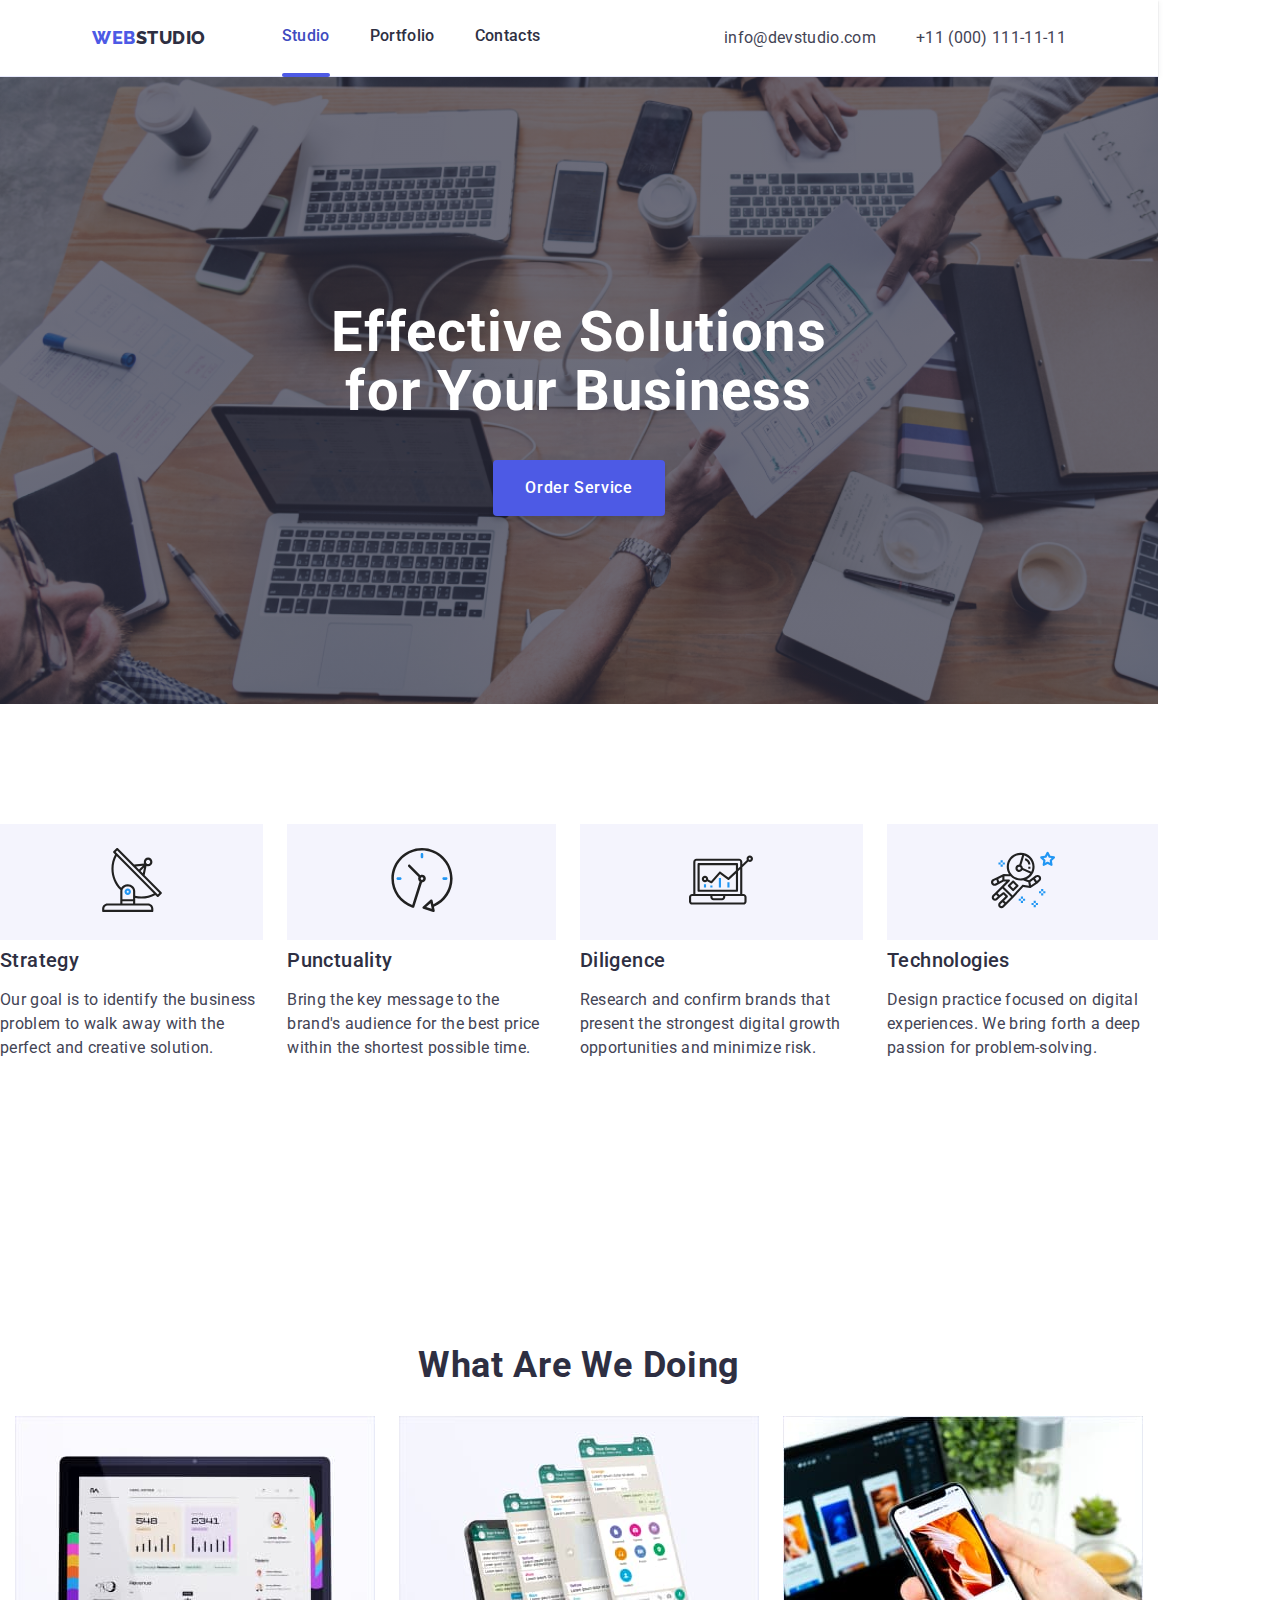
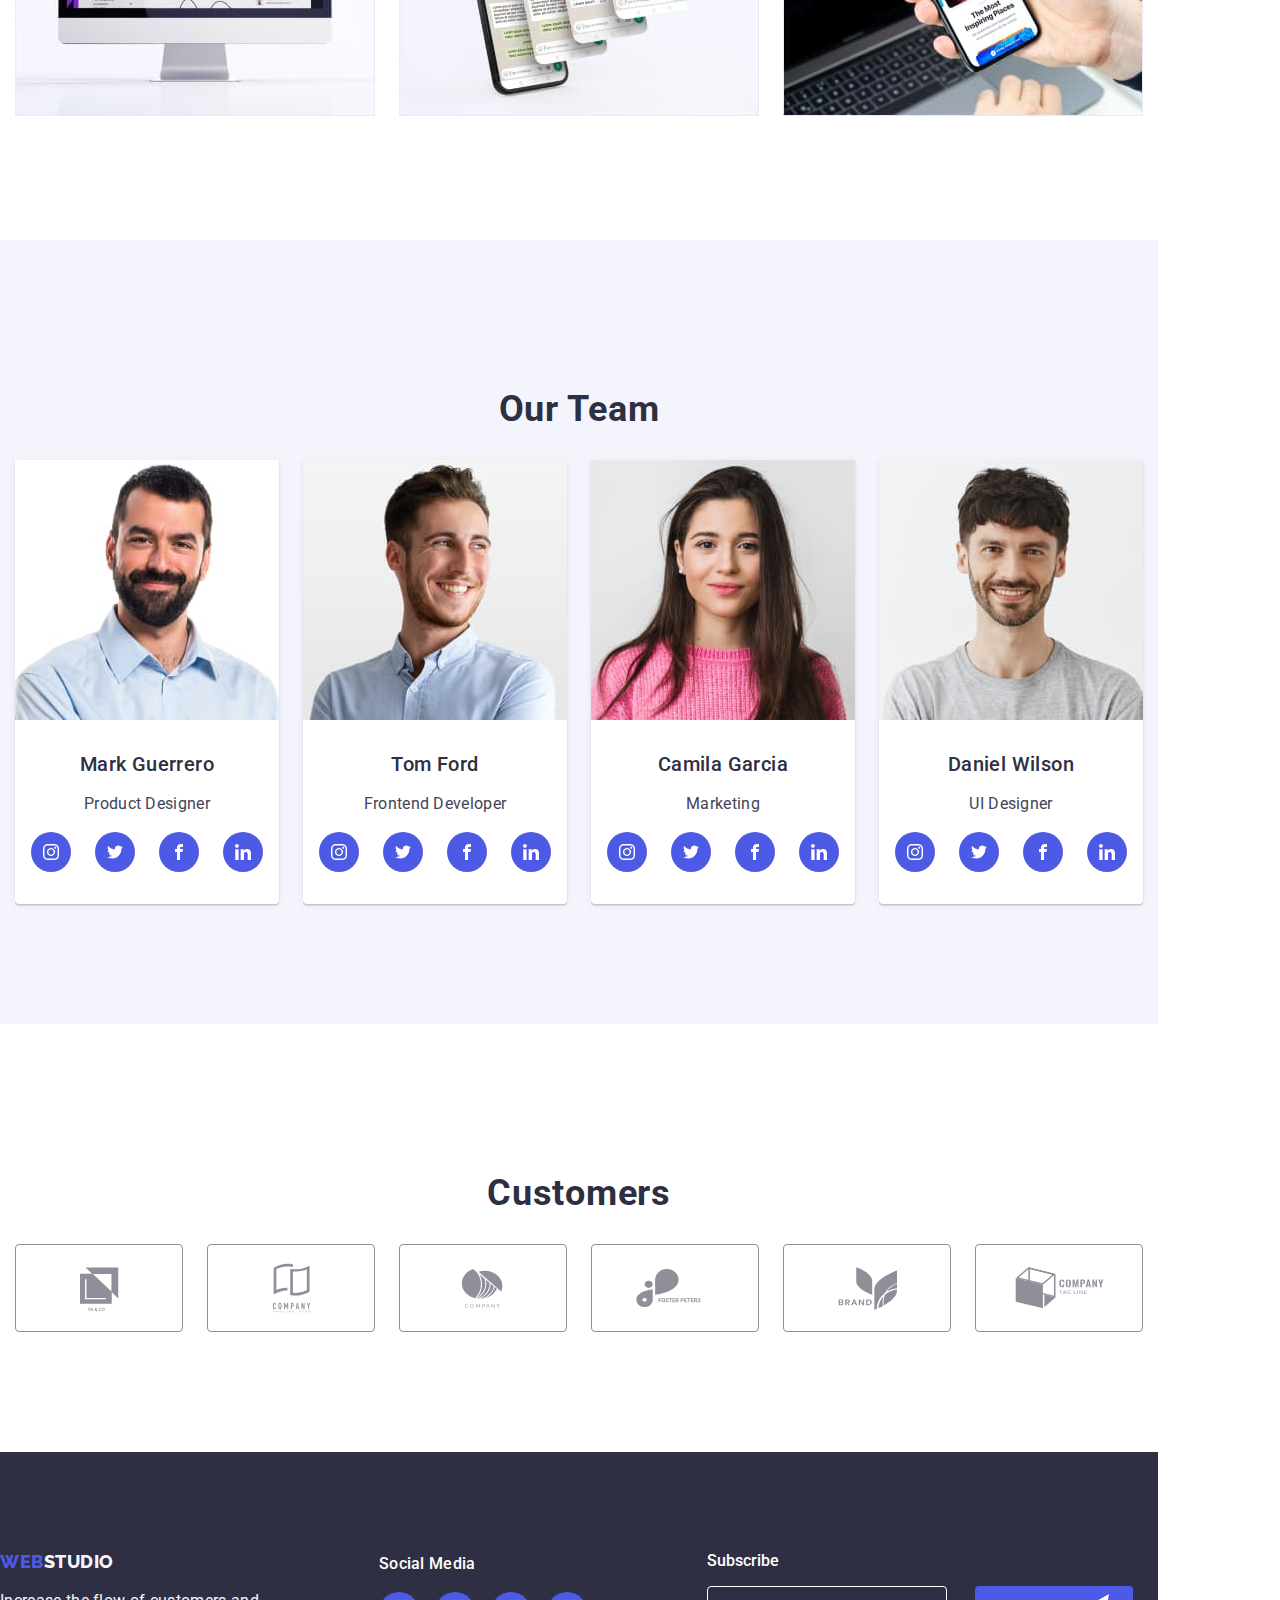
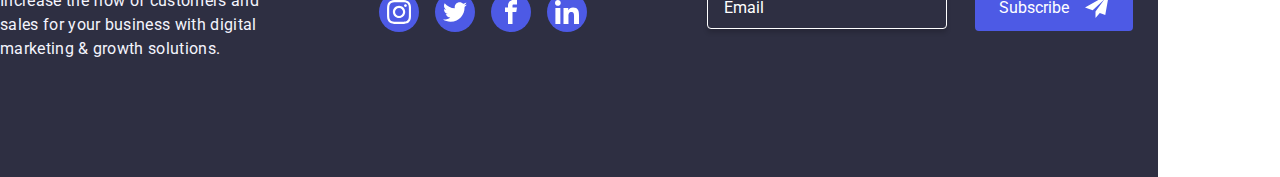
<file: index.html>
<!DOCTYPE html>
<html lang="en">
  <head>
    <meta charset="UTF-8" />
    <meta name="viewport" content="width=device-width, initial-scale=1.0" />
    <meta name="description" content="Webstudio website" />
    <title>Homework 6</title>

    <link rel="preconnect" href="https://fonts.googleapis.com" />
    <link rel="preconnect" href="https://fonts.gstatic.com" crossorigin />
    <link
      href="https://fonts.googleapis.com/css2?family=Raleway:wght@800&family=Roboto:wght@400;500;700;900&display=swap"
      rel="stylesheet"
    />
    <link rel="stylesheet" href="./css/modern-normalize.css" />
    <link rel="stylesheet" href="./css/styles.css" />
  </head>
  <body>
    <header class="container d-flex header">
      <div class="d-flex">
        <a href="index.html" class="logo link">
          <span class="logo-web">WEB</span
          ><span class="logo-studio-nav">STUDIO</span>
        </a>
        <nav>
          <ul class="list">
            <li>
              <a class="link nav-link active" href="index.html">Studio</a>
            </li>
            <li>
              <a class="link nav-link" href="portfolio.html">Portfolio</a>
            </li>
            <li>
              <a class="link nav-link" href="#">Contacts</a>
            </li>
          </ul>
        </nav>
      </div>

      <ul class="list">
        <li>
          <a href="mailto:info@devstudio.com" class="link contacts"
            >info@devstudio.com</a
          >
        </li>
        <li>
          <a href="tel:+11 (000) 111-11-11" class="link contacts"
            >+11 (000) 111-11-11</a
          >
        </li>
      </ul>
    </header>
    <!-- End of header section -->

    <main>
      <section class="container hero bg-dark">
        <h1 class="hero-text">Effective Solutions<br />for Your Business</h1>

        <button class="hero-btn" type="button" data-modal-open>
          Order Service
        </button>

        <!-- The Modal  -->
        <div class="backdrop is-hidden" data-modal>
          <div class="modal">
            <button type="button" class="modal-close-btn" data-modal-close>
              <svg width="18" height="18">
                <use href="./images/icons.svg#close"></use>
              </svg>
            </button>
            <h4>Leave your contacts and we will call you back</h4>
            <form class="service-form">
              <label for="name" class="service-label">
                <span class="input-label">Name</span>
                <input type="text" class="service-input" />
                <svg width="18" height="18" class="service-icon">
                  <use href="./images/icons.svg#person"></use>
                </svg>
              </label>

              <label for="phone" class="service-label">
                <span class="input-label">Phone</span>
                <input type="number" class="service-input" />
                <svg width="18" height="18" class="service-icon">
                  <use href="./images/icons.svg#phone"></use>
                </svg>
              </label>

              <label for="email" class="service-label">
                <span class="input-label">Email</span>
                <input type="email" class="service-input" />
                <svg width="18" height="18" class="service-icon">
                  <use href="./images/icons.svg#email"></use>
                </svg>
              </label>

              <label for="comment" class="service-label">
                <span class="input-label">Comment</span>
                <textarea
                  class="service-input-textarea"
                  name="comment"
                  rows="8"
                  placeholder="Text input"
                ></textarea>
              </label>

              <label for="agree" class="service-agree">
                <input type="checkbox" name="agree" class="agree-checkbox" />
                <svg width="16" height="16" class="agree-check-icon">
                  <use href="./images/icons.svg#checkbox"></use>
                </svg>
                <span class="agree-text"
                  >I accept the terms and conditions of the<a
                    href="#"
                    class="privacy"
                    >Privacy Policy</a
                  ></span
                >
              </label>
              <button type="submit" class="modal-send">Send</button>
            </form>
          </div>
        </div>
        <!-- End of Modal  -->
      </section>

      <section class="container about section">
        <ul class="list">
          <li>
            <div class="about-icon">
              <svg width="64" height="64">
                <use href="./images/icons.svg#antenna-1"></use>
              </svg>
            </div>
            <h3>Strategy</h3>
            <p class="p-dark">
              Our goal is to identify the business problem to walk away with the
              perfect and creative solution.
            </p>
          </li>
          <li>
            <div class="about-icon">
              <svg width="64" height="64">
                <use href="./images/icons.svg#clock-1"></use>
              </svg>
            </div>
            <h3>Punctuality</h3>
            <p class="p-dark">
              Bring the key message to the brand's audience for the best price
              within the shortest possible time.
            </p>
          </li>
          <li>
            <div class="about-icon">
              <svg width="64" height="64">
                <use href="./images/icons.svg#diagram-1"></use>
              </svg>
            </div>
            <h3>Diligence</h3>
            <p class="p-dark">
              Research and confirm brands that present the strongest digital
              growth opportunities and minimize risk.
            </p>
          </li>
          <li>
            <div class="about-icon">
              <svg width="64" height="64">
                <use href="./images/icons.svg#astronaut-1"></use>
              </svg>
            </div>
            <h3>Technologies</h3>
            <p class="p-dark">
              Design practice focused on digital experiences. We bring forth a
              deep passion for problem-solving.
            </p>
          </li>
        </ul>
      </section>

      <section class="container what-we-do section">
        <h2 class="section-title">What Are We Doing</h2>
        <ul class="list">
          <li>
            <img
              src="images/monitor.jpg"
              alt="computer monitor"
              width="360px"
            />
          </li>
          <li>
            <img src="images/phone.jpg" alt="smart phone" width="360px" />
          </li>
          <li>
            <img
              src="images/phone-laptop.jpg"
              alt="smart phone and laptop"
              width="360px"
            />
          </li>
        </ul>
      </section>

      <section class="container team section">
        <h2 class="section-title">Our Team</h2>
        <ul class="list">
          <li>
            <img src="images/mark.jpg" alt="mark photo" width="264px" />
            <div class="team-caption">
              <h3 class="team-name">Mark Guerrero</h3>
              <p class="p-dark">Product Designer</p>
              <div class="team-socials">
                <a class="team-socials-icon">
                  <svg width="16" height="16">
                    <use href="./images/icons.svg#instagram-2"></use>
                  </svg>
                </a>
                <a class="team-socials-icon">
                  <svg width="16" height="16">
                    <use href="./images/icons.svg#twitter-1"></use>
                  </svg>
                </a>
                <a class="team-socials-icon">
                  <svg width="16" height="16">
                    <use href="./images/icons.svg#facebook"></use>
                  </svg>
                </a>
                <a class="team-socials-icon">
                  <svg width="16" height="16">
                    <use href="./images/icons.svg#linkedin-1"></use>
                  </svg>
                </a>
              </div>
            </div>
          </li>
          <li>
            <img src="images/tom.jpg" alt="tom photo" width="264px" />
            <div class="team-caption">
              <h3 class="team-name">Tom Ford</h3>
              <p class="p-dark">Frontend Developer</p>
              <div class="team-socials">
                <a class="team-socials-icon">
                  <svg width="16" height="16">
                    <use href="./images/icons.svg#instagram-2"></use>
                  </svg>
                </a>
                <a class="team-socials-icon">
                  <svg width="16" height="16">
                    <use href="./images/icons.svg#twitter-1"></use>
                  </svg>
                </a>
                <a class="team-socials-icon">
                  <svg width="16" height="16">
                    <use href="./images/icons.svg#facebook"></use>
                  </svg>
                </a>
                <a class="team-socials-icon">
                  <svg width="16" height="16">
                    <use href="./images/icons.svg#linkedin-1"></use>
                  </svg>
                </a>
              </div>
            </div>
          </li>
          <li>
            <img src="images/camila.jpg" alt="camila photo" width="264px" />
            <div class="team-caption">
              <h3 class="team-name">Camila Garcia</h3>
              <p class="p-dark">Marketing</p>
              <div class="team-socials">
                <a class="team-socials-icon">
                  <svg width="16" height="16">
                    <use href="./images/icons.svg#instagram-2"></use>
                  </svg>
                </a>
                <a class="team-socials-icon">
                  <svg width="16" height="16">
                    <use href="./images/icons.svg#twitter-1"></use>
                  </svg>
                </a>
                <a class="team-socials-icon">
                  <svg width="16" height="16">
                    <use href="./images/icons.svg#facebook"></use>
                  </svg>
                </a>
                <a class="team-socials-icon">
                  <svg width="16" height="16">
                    <use href="./images/icons.svg#linkedin-1"></use>
                  </svg>
                </a>
              </div>
            </div>
          </li>
          <li>
            <img src="images/daniel.jpg" alt="daniel photo" width="264px" />
            <div class="team-caption">
              <h3 class="team-name">Daniel Wilson</h3>
              <p class="p-dark">UI Designer</p>
              <div class="team-socials">
                <a class="team-socials-icon">
                  <svg width="16" height="16">
                    <use href="./images/icons.svg#instagram-2"></use>
                  </svg>
                </a>
                <a class="team-socials-icon">
                  <svg width="16" height="16">
                    <use href="./images/icons.svg#twitter-1"></use>
                  </svg>
                </a>
                <a class="team-socials-icon">
                  <svg width="16" height="16">
                    <use href="./images/icons.svg#facebook"></use>
                  </svg>
                </a>
                <a class="team-socials-icon">
                  <svg width="16" height="16">
                    <use href="./images/icons.svg#linkedin-1"></use>
                  </svg>
                </a>
              </div>
            </div>
          </li>
        </ul>
      </section>
      <section class="container customers section">
        <h2 class="section-title">Customers</h2>
        <ul class="list">
          <li class="customer-icon">
            <a href="#">
              <svg width="104" height="56">
                <use href="./images/icons.svg#Logo-6"></use>
              </svg>
            </a>
          </li>
          <li class="customer-icon">
            <a href="#">
              <svg width="104" height="56">
                <use href="./images/icons.svg#Logo-4"></use>
              </svg>
            </a>
          </li>
          <li class="customer-icon">
            <a href="#">
              <svg width="104" height="56">
                <use href="./images/icons.svg#Logo-5"></use>
              </svg>
            </a>
          </li>
          <li class="customer-icon">
            <a href="#">
              <svg width="104" height="56">
                <use href="./images/icons.svg#Logo-2"></use>
              </svg>
            </a>
          </li>
          <li class="customer-icon">
            <a href="#">
              <svg width="104" height="56">
                <use href="./images/icons.svg#Logo"></use>
              </svg>
            </a>
          </li>
          <li class="customer-icon">
            <a href="#">
              <svg width="104" height="56">
                <use href="./images/icons.svg#Logo-1"></use>
              </svg>
            </a>
          </li>
        </ul>
      </section>
    </main>
    <!-- End of main section -->

    <footer class="container bg-dark footer">
      <div class="footer-content-1">
        <a href="index.html" class="logo link">
          <span class="logo-web">WEB</span
          ><span class="logo-studio-footer">STUDIO</span>
        </a>
        <p class="footer-text">
          Increase the flow of customers and<br />sales for your business with
          digital<br />marketing & growth solutions.
        </p>
      </div>
      <div class="footer-content-2">
        <p class="footer-sm">Social Media</p>

        <div class="footer-socials">
          <a class="footer-socials-icon">
            <svg width="24" height="24">
              <use href="./images/icons.svg#instagram-2"></use>
            </svg>
          </a>
          <a class="footer-socials-icon">
            <svg width="24" height="24">
              <use href="./images/icons.svg#twitter-1"></use>
            </svg>
          </a>
          <a class="footer-socials-icon">
            <svg width="24" height="24">
              <use href="./images/icons.svg#facebook"></use>
            </svg>
          </a>
          <a class="footer-socials-icon">
            <svg width="24" height="24">
              <use href="./images/icons.svg#linkedin-1"></use>
            </svg>
          </a>
        </div>
      </div>
      <div class="footer-content-3">
        <p class="footer-subscribe-text">Subscribe</p>
        <form>
          <input
            type="email"
            name="subscribe"
            placeholder="Email"
            class="input-sub"
          />

          <button class="btn-sub">
            Subscribe
            <span>
              <svg width="24" height="24">
                <use href="./images/icons.svg#send"></use>
              </svg>
            </span>
          </button>
        </form>
      </div>
    </footer>
    <!-- End of footer section -->

    <!-- Script for Modal -->
    <script src="./js/modal.js" type="text/javascript"></script>
  </body>
</html>
</file>
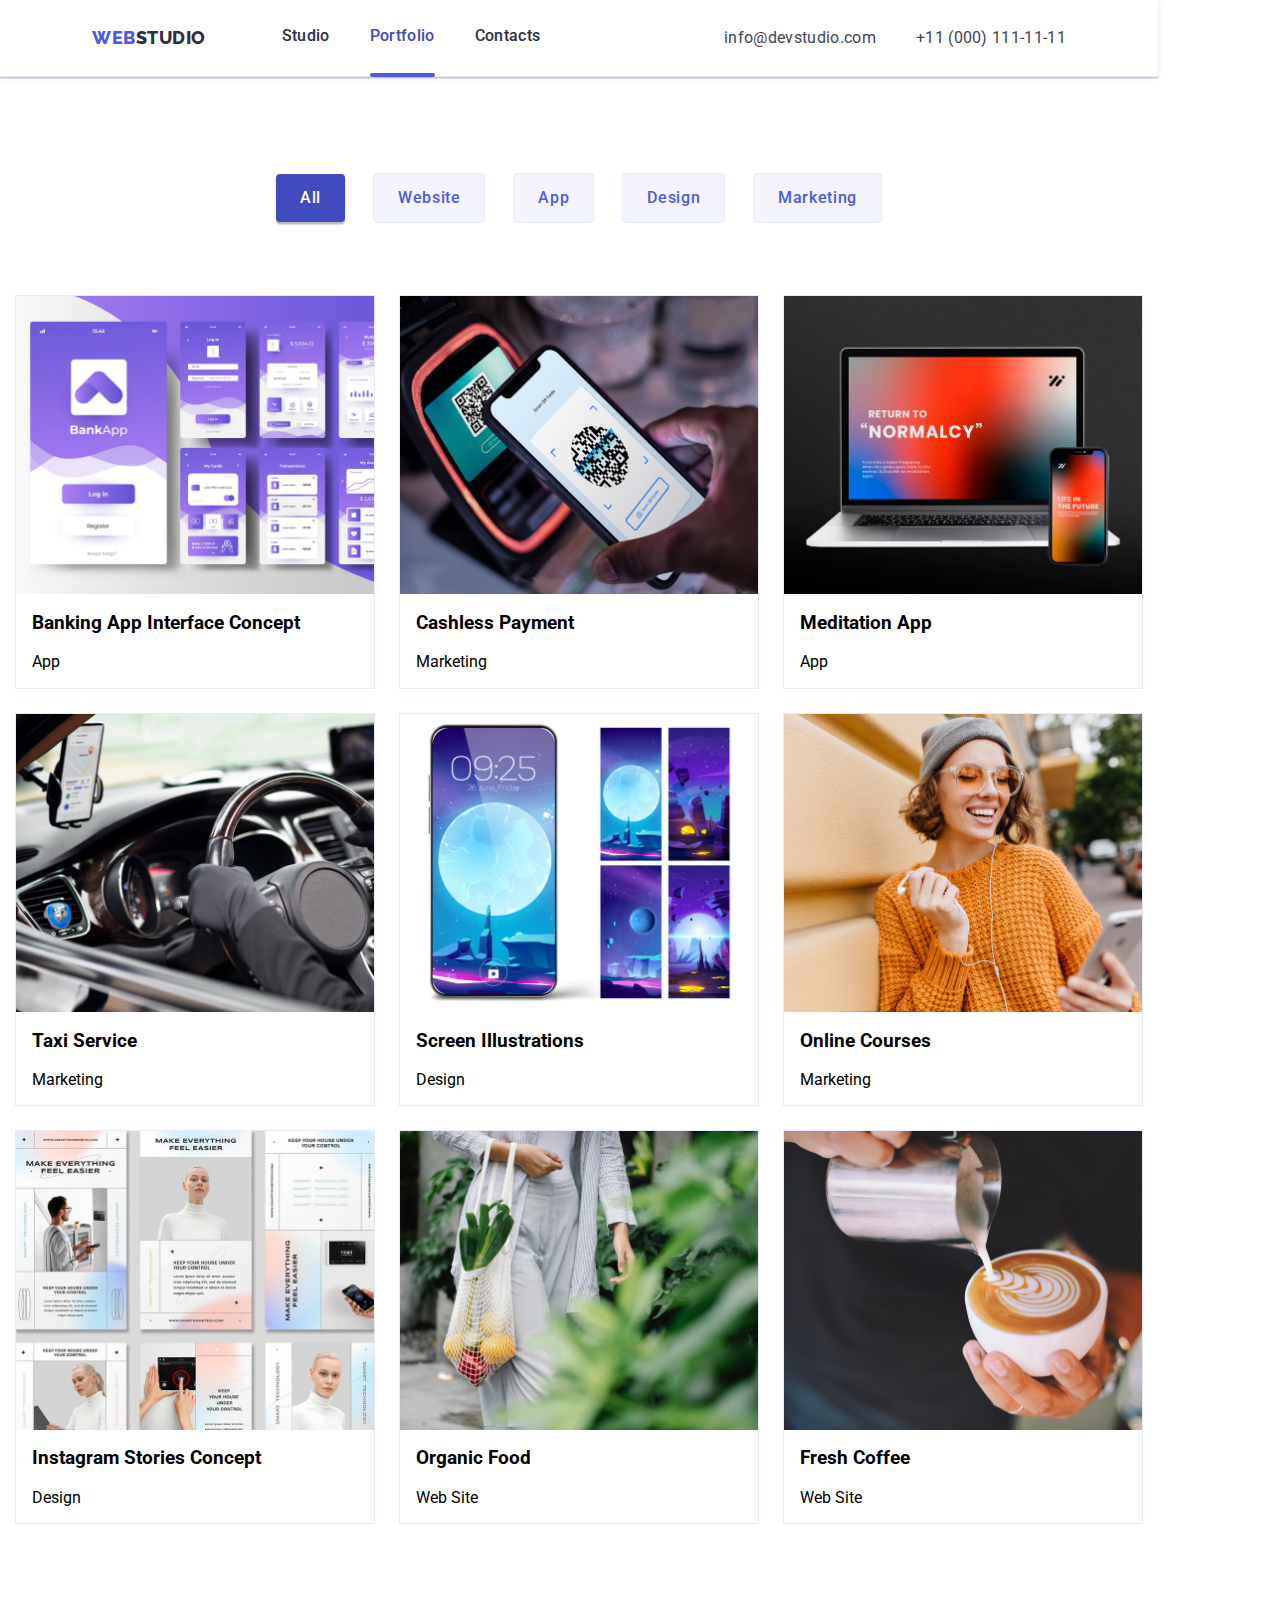
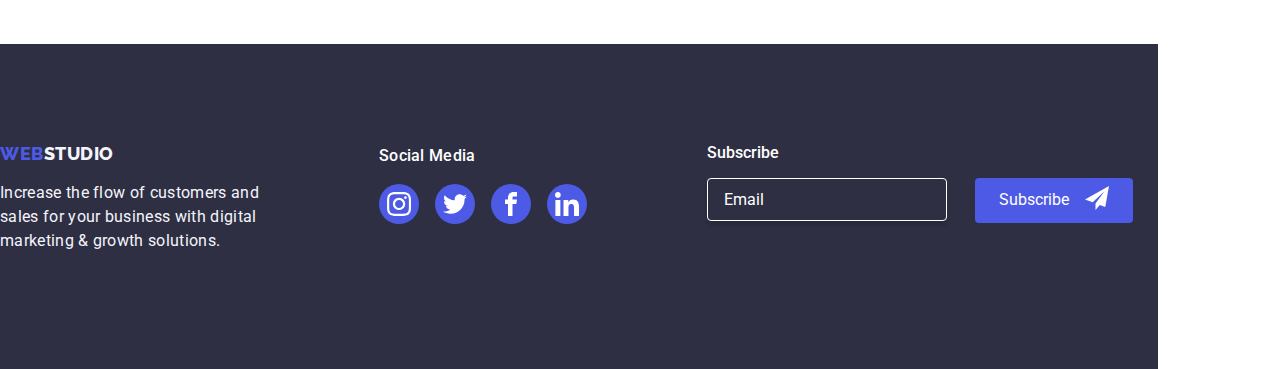
<file: portfolio.html>
<!DOCTYPE html>
<html lang="en">
  <head>
    <meta charset="UTF-8" />
    <meta name="viewport" content="width=device-width, initial-scale=1.0" />
    <meta name="description" content="Webstudio website" />
    <title>Homework 4</title>

    <link rel="preconnect" href="https://fonts.googleapis.com" />
    <link rel="preconnect" href="https://fonts.gstatic.com" crossorigin />
    <link
      href="https://fonts.googleapis.com/css2?family=Raleway:wght@800&family=Roboto:wght@400;500;700;900&display=swap"
      rel="stylesheet"
    />
    <link rel="stylesheet" href="./css/modern-normalize.css" />
    <link rel="stylesheet" href="./css/styles.css" />
  </head>
  <body>
    <header class="container d-flex header">
      <div class="d-flex">
        <a href="index.html" class="logo link">
          <span class="logo-web">WEB</span
          ><span class="logo-studio-nav">STUDIO</span>
        </a>
        <nav>
          <ul class="list">
            <li>
              <a class="link nav-link" href="index.html">Studio</a>
            </li>
            <li>
              <a class="link nav-link active" href="portfolio.html"
                >Portfolio</a
              >
            </li>
            <li>
              <a class="link nav-link" href="#">Contacts</a>
            </li>
          </ul>
        </nav>
      </div>

      <ul class="list">
        <li>
          <a href="mailto:info@devstudio.com" class="link contacts"
            >info@devstudio.com</a
          >
        </li>
        <li>
          <a href="tel:+11 (000) 111-11-11" class="link contacts"
            >+11 (000) 111-11-11</a
          >
        </li>
      </ul>
    </header>
    <!-- End of header section -->

    <main>
      <section class="container projects">
        <div class="projects-btn">
          <button type="button" class="button-opt btn-active">All</button>
          <button type="button" class="button-opt">Website</button>
          <button type="button" class="button-opt">App</button>
          <button type="button" class="button-opt">Design</button>
          <button type="button" class="button-opt">Marketing</button>
        </div>
        <div class="projects-list">
          <ul class="list">
            <li class="project">
              <div class="project-image">
                <img src="./images/img.jpg" alt="" />
                <div class="project-image-caption">
                  <p>
                    Lorem ipsum dolor sit, amet consectetur adipisicing elit.
                    Explicabo itaque reprehenderit libero provident eveniet
                    voluptatem iusto perspiciatis placeat voluptates? Vitae
                    assumenda minima deleniti voluptatum vero distinctio
                    impedit! Iste, id debitis.
                  </p>
                </div>
              </div>
              <div class="project-caption">
                <h3>Banking App Interface Concept</h3>
                <p>App</p>
              </div>
            </li>
            <li class="project">
              <div class="project-image">
                <img src="./images/img (1).jpg" alt="" />
                <div class="project-image-caption">
                  <p>
                    Lorem ipsum dolor sit, amet consectetur adipisicing elit.
                    Explicabo itaque reprehenderit libero provident eveniet
                    voluptatem iusto perspiciatis placeat voluptates? Vitae
                    assumenda minima deleniti voluptatum vero distinctio
                    impedit! Iste, id debitis.
                  </p>
                </div>
              </div>
              <div class="project-caption">
                <h3>Cashless Payment</h3>
                <p>Marketing</p>
              </div>
            </li>
            <li class="project">
              <div class="project-image">
                <img src="./images/img (2).jpg" alt="" />
                <div class="project-image-caption">
                  <p>
                    Lorem ipsum dolor sit, amet consectetur adipisicing elit.
                    Explicabo itaque reprehenderit libero provident eveniet
                    voluptatem iusto perspiciatis placeat voluptates? Vitae
                    assumenda minima deleniti voluptatum vero distinctio
                    impedit! Iste, id debitis.
                  </p>
                </div>
              </div>
              <div class="project-caption">
                <h3>Meditation App</h3>
                <p>App</p>
              </div>
            </li>
            <li class="project">
              <div class="project-image">
                <img src="./images/img (3).jpg" alt="" />
                <div class="project-image-caption">
                  <p>
                    Lorem ipsum dolor sit, amet consectetur adipisicing elit.
                    Explicabo itaque reprehenderit libero provident eveniet
                    voluptatem iusto perspiciatis placeat voluptates? Vitae
                    assumenda minima deleniti voluptatum vero distinctio
                    impedit! Iste, id debitis.
                  </p>
                </div>
              </div>
              <div class="project-caption">
                <h3>Taxi Service</h3>
                <p>Marketing</p>
              </div>
            </li>
            <li class="project">
              <div class="project-image">
                <img src="./images/img (4).jpg" alt="" />
                <div class="project-image-caption">
                  <p>
                    Lorem ipsum dolor sit, amet consectetur adipisicing elit.
                    Explicabo itaque reprehenderit libero provident eveniet
                    voluptatem iusto perspiciatis placeat voluptates? Vitae
                    assumenda minima deleniti voluptatum vero distinctio
                    impedit! Iste, id debitis.
                  </p>
                </div>
              </div>
              <div class="project-caption">
                <h3>Screen Illustrations</h3>
                <p>Design</p>
              </div>
            </li>
            <li class="project">
              <div class="project-image">
                <img src="./images/img (5).jpg" alt="" />
                <div class="project-image-caption">
                  <p>
                    Lorem ipsum dolor sit, amet consectetur adipisicing elit.
                    Explicabo itaque reprehenderit libero provident eveniet
                    voluptatem iusto perspiciatis placeat voluptates? Vitae
                    assumenda minima deleniti voluptatum vero distinctio
                    impedit! Iste, id debitis.
                  </p>
                </div>
              </div>
              <div class="project-caption">
                <h3>Online Courses</h3>
                <p>Marketing</p>
              </div>
            </li>
            <li class="project">
              <div class="project-image">
                <img src="./images/img (6).jpg" alt="" />
                <div class="project-image-caption">
                  <p>
                    Lorem ipsum dolor sit, amet consectetur adipisicing elit.
                    Explicabo itaque reprehenderit libero provident eveniet
                    voluptatem iusto perspiciatis placeat voluptates? Vitae
                    assumenda minima deleniti voluptatum vero distinctio
                    impedit! Iste, id debitis.
                  </p>
                </div>
              </div>
              <div class="project-caption">
                <h3>Instagram Stories Concept</h3>
                <p>Design</p>
              </div>
            </li>
            <li class="project">
              <div class="project-image">
                <img src="./images/img (7).jpg" alt="" />
                <div class="project-image-caption">
                  <p>
                    Lorem ipsum dolor sit, amet consectetur adipisicing elit.
                    Explicabo itaque reprehenderit libero provident eveniet
                    voluptatem iusto perspiciatis placeat voluptates? Vitae
                    assumenda minima deleniti voluptatum vero distinctio
                    impedit! Iste, id debitis.
                  </p>
                </div>
              </div>
              <div class="project-caption">
                <h3>Organic Food</h3>
                <p>Web Site</p>
              </div>
            </li>
            <li class="project">
              <div class="project-image">
                <img src="./images/img (8).jpg" alt="" />
                <div class="project-image-caption">
                  <p>
                    Lorem ipsum dolor sit, amet consectetur adipisicing elit.
                    Explicabo itaque reprehenderit libero provident eveniet
                    voluptatem iusto perspiciatis placeat voluptates? Vitae
                    assumenda minima deleniti voluptatum vero distinctio
                    impedit! Iste, id debitis.
                  </p>
                </div>
              </div>
              <div class="project-caption">
                <h3>Fresh Coffee</h3>
                <p>Web Site</p>
              </div>
            </li>
          </ul>
        </div>
      </section>
    </main>

    <footer class="container bg-dark footer">
      <div class="footer-content-1">
        <a href="index.html" class="logo link">
          <span class="logo-web">WEB</span
          ><span class="logo-studio-footer">STUDIO</span>
        </a>
        <p class="footer-text">
          Increase the flow of customers and<br />sales for your business with
          digital<br />marketing & growth solutions.
        </p>
      </div>
      <div class="footer-content-2">
        <p class="footer-sm">Social Media</p>

        <div class="footer-socials">
          <a class="footer-socials-icon">
            <svg width="24" height="24">
              <use href="./images/icons.svg#instagram-2"></use>
            </svg>
          </a>
          <a class="footer-socials-icon">
            <svg width="24" height="24">
              <use href="./images/icons.svg#twitter-1"></use>
            </svg>
          </a>
          <a class="footer-socials-icon">
            <svg width="24" height="24">
              <use href="./images/icons.svg#facebook"></use>
            </svg>
          </a>
          <a class="footer-socials-icon">
            <svg width="24" height="24">
              <use href="./images/icons.svg#linkedin-1"></use>
            </svg>
          </a>
        </div>
      </div>
      <div class="footer-content-3">
        <p class="footer-subscribe-text">Subscribe</p>
        <form>
          <input
            type="email"
            name="subscribe"
            placeholder="Email"
            class="input-sub"
          />

          <button class="btn-sub">
            Subscribe
            <span>
              <svg width="24" height="24">
                <use href="./images/icons.svg#send"></use>
              </svg>
            </span>
          </button>
        </form>
      </div>
    </footer>
    <!-- End of footer section -->
  </body>
</html>
</file>
<file: css/styles.css>
:root {
    --NAVY-BLUE: #2E2F42;
    --IRIS: #4D5AE5;
    --SLATE: #434455;
    --LIGHT-SLATE:#8E8F99;
    --WHITE: #FFF;
    --CLOUD: #F4F4FD;
    --CORNFLOWER: #E7E9FC;
    --OCEAN: #404bbf;
    --DAIRY: #FCFCFC;

}

body {
    font-family: 'Roboto', sans-serif;
}
/* GENERAL STYLING------------------------ */

.list {
    list-style-type: none;
    /* color: inherit; */
    margin: 0;
    padding: 0;
    display: flex;
    justify-content: center;
    gap: 24px;
}

.bg-dark {
    background-color: var(--NAVY-BLUE);
}

.logo {
    text-transform: uppercase;
    font-family: "Raleway";
    font-size: 18px; 
    font-weight: 800;
    line-height: 1.16;
    /* multiplier */
    letter-spacing: 0.54px;
}

.logo:hover .logo-web {
    color: green;
}

.logo .logo-web:hover {
    color: var(--iris);
}

.logo-web {
    color: var(--IRIS);
}

.link {
    text-decoration: none;   
}

.section-title {
    color: var(--NAVY-BLUE);
    text-align: center;
    font-size: 36px;
    font-weight: 700;
    line-height: 1.11;
    /* multiplier */
    letter-spacing: 0.72px;
    text-transform: capitalize;
}

.p-dark {
    color: var(--SLATE);
    font-size: 16px;
    font-weight: 400;
    line-height: 1.50;
    /* 150% */
    letter-spacing: 0.32px; 
}

.about h3,
.team h3 {
    color: var(--NAVY-BLUE);
    font-size: 20px;
    font-weight: 500;
    line-height: 1.20;
    /* 120% */
    letter-spacing: 0.4px;
}

.container {
    width: 1158px;
}

.d-flex {
    display: flex;
    /* justify-content: center; */
    align-items: center;
}

.section {
    padding-top: 120px;
    padding-bottom: 120px;
}

.about ul,
.what-we-do ul,
.team ul {
    justify-content: center;
}

/* END OF GENERAL STYLING----------------------------- */

/* header styling----------------------------------------------- */
.header {
    justify-content: space-around;
    align-items: center;
    padding: 24px 0;
    border-bottom: 1px solid var(--CORNFLOWER);
    box-shadow: 0px 1px 6px 0px rgba(46, 47, 66, 0.08), 0px 1px 1px 0px rgba(46, 47, 66, 0.16), 0px 2px 1px 0px rgba(46, 47, 66, 0.08);

    /* position: relative; */
}

.header .d-flex {
    gap: 76px;
}

.header .list {
    gap: 40px;
}

.logo-studio-nav {
    color: var(--NAVY-BLUE);
}

.nav-link {
    color: var(--NAVY-BLUE);
    font-size: 16px;
    font-style: normal;
    font-weight: 500;
    line-height: 1.5;
    /* multiplier */
    letter-spacing: 0.32px; 
}

.nav-link:hover,
.nav-link:focus {
    color: var(--OCEAN)
}

.active {
    color: var(--OCEAN);
}

.active::after {
    content: "";
    display: block;
    width: 100%;
    height: 4px;
    border-radius: 2px;
    background-color: var(--IRIS);

    position: relative;
    top: 25px;

}

.contacts {
    color: var(--SLATE);
    font-size: 16px;
    font-weight: 400;
    line-height: 1.5;
    /* multiplier */
    letter-spacing: 0.32px;
}


/* end of header styling---------------------------- */

/* Hero section styling  */
.hero {
    padding-top: 188px;
    padding-bottom: 188px;
    text-align: center;
    background-image:linear-gradient(to bottom, rgba(46, 47, 66, 0.70), rgba(46, 47, 66, 0.70)), url("../images/people-office-1.jpg");
    /* background: linear-gradient(rgba(46, 47, 66, 0.70), rgba(46, 47, 66, 0.70)), url("../images/people-office-1.jpg"); same result */
    background-size: cover;
    background-repeat: no-repeat;
    
}

.hero-text {
    color: var(--WHITE);
    text-align: center;
    font-size: 56px;
    font-weight: 700;
    line-height: 1.071;
    /* multiplier */
    letter-spacing: 1.12px;
    /* text-transform: uppercase; */
}

.hero-btn {
    border: none;
    border-radius: 4px;
    background: var(--IRIS);
    box-shadow: 0px 4px 4px 0px rgba(0, 0, 0, 0.15);
    color: var(--WHITE);
    font-weight: 500;
    line-height: 1.5;
    /* multiplier */
    letter-spacing: 0.64px;
    padding: 16px 32px;
}

.hero-btn:hover,
.hero-btn:focus {
    cursor: pointer;
    background: var(--OCEAN);
}

.backdrop {
    width: 1158px;
    height: 100%;
    /* background-color: var(--NAVY-BLUE); */
    background-color: rgba(46, 47, 66, 0.40);
    position: fixed;
    top: 0;
    left: 0;
    display: flex;
    justify-content: center;
    align-items: center;
    transition: opacity 250ms cubic-bezier(0.4, 0, 0.2, 1);
}

.modal {
    width: 408px;
    height: 584px;
    border-radius: 4px;
    background: var(--DAIRY);
    box-shadow: 0px 2px 1px 0px rgba(0, 0, 0, 0.20), 0px 1px 3px 0px rgba(0, 0, 0, 0.12), 0px 1px 1px 0px rgba(0, 0, 0, 0.14);
    padding: 24px;
}

.is-hidden {
    pointer-events: none;
    opacity: 0;
}

.modal-close-btn {
    border: 1px solid rgba(0, 0, 0, 0.1);
    border-radius: 50%;
    background-color: var(--CORNFLOWER);
    width: 24px;
    height: 24px;
    color: var(--OCEAN);
    margin-left: auto;
    /* display: block; */
    display: flex;
    justify-content: center;
    align-items: center;
    cursor: pointer;
    transition: fill 250ms cubic-bezier(0.4, 0, 0.2, 1), border 250ms cubic-bezier(0.4, 0, 0.2, 1);
}

.modal-close-btn:hover {
    fill: currentColor;
    border: 1px solid currentColor;

}

.service-label {
    /* width: 100%; */
    display: flex;
    flex-direction: column;
    margin-bottom: 8px;
    position: relative;

}

.input-label {
    text-align: left;
    margin-bottom: 4px;
    color: var(--LIGHT-SLATE);
    font-size: 12px;
    font-weight: 400;
    line-height: 14px; /* 116.667% */
    letter-spacing: 0.48px;

}

.service-input {
    /* color: var(--IRIS); */
    padding: 11px 38px;
    width: 360px;
    height: 40px;
    border-radius: 4px;
    border: 1px solid rgba(46, 47, 66, 0.40);
    transition: 100ms;
    transition-property: color, border, background-color;
    transition-timing-function: cubic-bezier(0.4, 0, 0.2, 1);
    outline: none;
  
}

.service-icon {
    position: absolute;
    top: 50%;
    left: 16px;
    fill: var(--NAVY-BLUE);
    transition: fill 100ms cubic-bezier(0.4, 0, 0.2, 1);

}

.service-input:hover,
.service-input:focus {
    border: 2px solid var(--IRIS);
}

.service-input:hover + .service-icon,
.service-input:focus + .service-icon{
    fill : var(--IRIS);
}

.service-input-textarea {
    /* color: var(--IRIS); */
    padding: 8px 16px;
    width: 360px;
    height: 120px;
    border-radius: 4px;
    border: 1px solid rgba(46, 47, 66, 0.40);
    transition: 100ms;
    transition-property: color, border, background-color;
    transition-timing-function: cubic-bezier(0.4, 0, 0.2, 1);
    outline: none;
    resize: none;
}

.service-input-textarea:hover,
.service-input-textarea:focus {
    border: 2px solid var(--IRIS);
}

.service-input-textarea::placeholder {
    color:rgba(46, 47, 66, 0.40); /*navy blue*/ 
    font-size: 12px;
    font-weight: 400;
    line-height: 14px; /* 116.667% */
    letter-spacing: 0.48px;

}

.service-agree {
    display: flex;
    align-items: center;
    justify-content: center;

}

.agree-checkbox {
    /* appearance: none; */
    width: 15px;
    height: 15px;
    position: relative;
    left: 16px;
    opacity: 0;

}

.agree-check-icon {
    fill: none;
    margin-right: 8px;
    width: 16px;
    height: 16px;
    /* stroke-width: 1px;
    stroke: rgba(46, 47, 66, 0.40); */
    border: 1px solid rgba(46, 47, 66, 0.40);
    border-radius: 2px;
    transition: 100ms;
    transition-property: border-color, background-color, fill;
    transition-timing-function: cubic-bezier(0.4, 0, 0.2, 1);
}

.service-agree .agree-checkbox:focus + .agree-check-icon,
.service-agree .agree-checkbox:checked:focus +.agree-check-icon {
    /* outline: 2px solid #212121; */
}

.service-agree .agree-checkbox:checked +.agree-check-icon {
    background-color: var(--IRIS);
    border-color: var(--IRIS);
    fill: white;
    /* outline: none; */
    outline: 2px solid #212121;
    stroke: white;
    stroke-width: 0.2;
}
.agree-text {
    color: var(--LIGHT-SLATE);
    /* color: yellow; */
    font-size: 12px;
    font-weight: 400;
    line-height: 14px;
    /* 116.667% */
    letter-spacing: 0.48px;
}

.modal-send {
    margin-top: 24px;
    width: 171px; /*32 + 105 + 32*/
    /* height: 24px; */
    border: none;
    border-radius: 4px;
    padding: 16px 32px;
    background-color: var(--IRIS);
    color: white;
    text-align: center;
    font-style: normal;
    font-weight: 500;
    box-shadow: 0px 4px 4px 0px rgba(0, 0, 0, 0.15);
}

.modal-send:hover {
    cursor: pointer;
}

/* end of hero section styling---------------- */

/* about section styling-------------------------------- */
.about h3 {
    color: var(--NAVY-BLUE);
    font-size: 20px;
    font-weight: 500;
    line-height: 1.20;
    /* 120% */
    letter-spacing: 0.4px;
    margin: 8px 0;
}

.about-icon{
    padding: 24px 0;
    text-align: center;
    background-color: var(--CLOUD);
}

/* team section styling--------------------------- */
.team {
    background-color: var(--CLOUD);
}

.team-name {
    color: var(--NAVY-BLUE);
    font-size: 20px;
    font-weight: 500;
    line-height: 1.20;
    /* 120% */
    letter-spacing: 0.4px;
    margin: 0;
}

.team .list {
    text-align: center;
}

.team .list li {
    border-radius: 0px 0px 4px 4px;
    background: var(--WHITE, #FFF);
    box-shadow: 0px 2px 1px 0px rgba(46, 47, 66, 0.08), 0px 1px 1px 0px rgba(46, 47, 66, 0.16), 0px 1px 6px 0px rgba(46, 47, 66, 0.08);
}

.team img {
    display: block;
}

.team-caption {
    padding: 32px 0px;

}

.team-socials {
    display: flex;
    justify-content: center;
    gap: 24px;
}

.team-socials-icon {
    background-color: var(--IRIS);
    height: 40px;
    width: 40px;
    border-radius: 50%;
    display: flex;
    align-items: center;
    justify-content: center;
}

.team-socials-icon svg {
    fill: var(--WHITE);
}

/* end of team section styling ---------------------------- */

/* customers section styling ------------------------------ */

.customer-icon {
    width: 168px;
    height: 88px;
    border-radius: 4px;
    border: 1px solid var(--LIGHT-SLATE);
    padding: 16px 32px; 
}

.customer-icon svg {
    fill: var(--LIGHT-SLATE);
}

.customer-icon:hover,
.customer-icon:focus {
    border: none;   
    background-color: var(--IRIS);
}

.customer-icon:hover svg,
.customer-icon:focus svg {
    fill: var(--WHITE);
}

/* PORTFOLIO STYLING-------------------------------------- */
.projects-btn {
    text-align: center;
    padding-top: 96px;
    padding-bottom: 72px;

}

.button-opt {
    border-radius: 4px;
    border: 1px solid var(--CORNFLOWER);
    background: var(--CLOUD);
    padding: 12px 24px;
    color: var(--IRIS);
    font-family: Roboto;
    font-size: 16px;
    font-weight: 500;
    line-height: 1.5;
    /* 150% */
    letter-spacing: 0.64px;
    margin: 0px 12px;
}

.button-opt:hover,
.button-opt:focus {
    box-shadow: 0px 2px 2px 0px rgba(0, 0, 0, 0.12), 0px 2px 1px 0px rgba(0, 0, 0, 0.08), 0px 3px 1px 0px rgba(0, 0, 0, 0.10);
}

.btn-active {
    color: white;
    border: none;
    border-radius: 4px;
    background-color: var(--OCEAN);
    box-shadow: 0px 2px 2px 0px rgba(0, 0, 0, 0.12), 0px 2px 1px 0px rgba(0, 0, 0, 0.08), 0px 3px 1px 0px rgba(0, 0, 0, 0.10);
}


.projects ul {
    width: 100%;
    flex-wrap:wrap;
    margin-bottom: 120px;
}
.projects li {
    width: 360px;
    border: 1px solid var(--CORNFLOWER);
    
}
.projects li:hover {
    box-shadow: 0px 2px 1px 0px rgba(46, 47, 66, 0.08), 0px 1px 1px 0px rgba(46, 47, 66, 0.16), 0px 1px 6px 0px rgba(46, 47, 66, 0.08);
}

.projects li img{
    width: 100%;
    display: block;
}

.project-caption {
    padding: 0px 16px;

}

.project {
    overflow: hidden;
}

.project-image {
    position: relative;
    overflow: hidden;
}

.project-image-caption p {
    margin: 0;
}

.project-image-caption {
    padding: 40px 32px 0;
    position: absolute;
    background-color: rgba(77, 90, 229, .9); /* for background color only excluding text */
    color: white;
    width: 100%;
    height: 100%;
    top: 0;
    left: 0;
    opacity: 0; /* both affecting background color and text */
    transform: translateY(100%); /* moved all the way down to Y axis */
    transition: transform 0.25s cubic-bezier(0.4, 0, 0.2, 1); /* transition for crawling up */

}

.project:hover .project-image-caption {
    opacity: 1;
    transform: translateY(0); /* moved all the way up to Y axis */
}






/* footer styling----------------------------------------- */
.footer {
    padding-top: 100px;
    padding-bottom: 100px;
    /* padding-left: 156px; */
    display: flex;
    /* justify-content: center; */
    /* align-items: center; */
    gap: 120px;
}
.logo-studio-footer {
    color: var(--CLOUD);
}

.footer-text {
    color: var(--CLOUD);
    font-size: 16px;
    /* font-weight: 400; */
    line-height: 1.5;
    /* multiplier */
    letter-spacing: 0.32px;
}

.footer-sm {
    margin: 0px 0px 16px 0px;
    /* margin-bottom: 16px; not expected result*/
    color: var(--WHITE);
    font-size: 16px;
    font-weight: 500;
    line-height: 1.5;
    /* multiplier */
    letter-spacing: 0.32px;

}

.footer-socials {
    display: flex;
    justify-content: center;
    gap: 16px;
}

.footer-socials-icon {
    background-color: var(--IRIS);
    height: 40px;
    width: 40px;
    border-radius: 50%;
    display: flex;
    align-items: center;
    justify-content: center;
}

.footer-socials-icon svg {
    fill: var(--WHITE);
}

.footer-subscribe-text {
    margin-top: 0;
    color: white;
    font-size: 16px;
    font-weight: 500;
}
.input-sub {
    color: white;
    width: 240px;
    height: 43px;
    background: none;
    border-radius: 4px;
    border: 1px solid var(--WHITE);
    box-shadow: 0px 4px 4px 0px rgba(0, 0, 0, 0.15);
    outline: none;
    padding: 8px 16px;
    margin-right: 24px;
}

.input-sub::placeholder {
    color: white;
}

.btn-sub {
    color: white;
    padding: 8px 24px;
    background: var(--IRIS);
    border-radius: 4px;
    border: none;
    display: inline-flex;
    align-items: center;
    gap:16px;
}

.btn-sub svg {
    fill: white;
}

.btn-sub:hover {
    cursor: pointer;
}
/* end of footer styling--------------------------------- */
</file>
